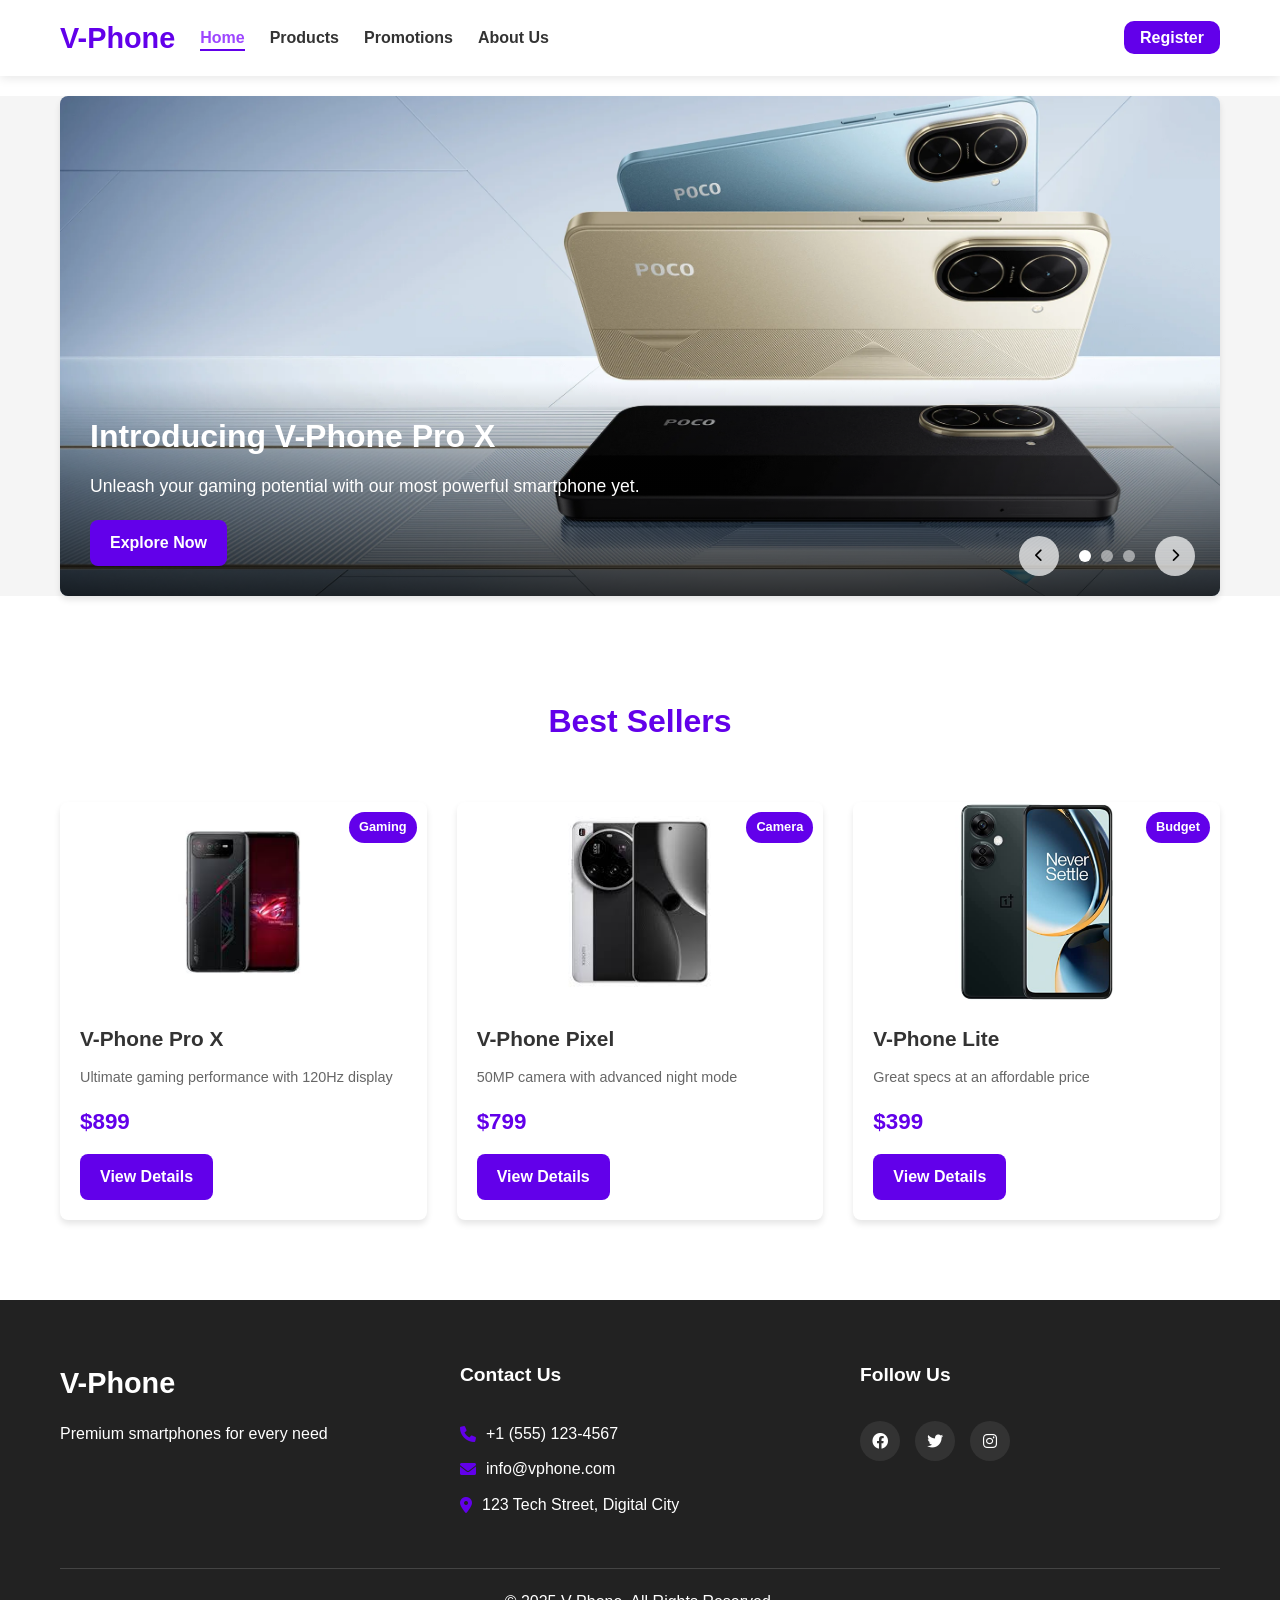
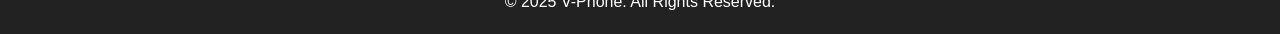
<file: index.html>
<!DOCTYPE html>
<html lang="en">
<head>
    <meta charset="UTF-8">
    <meta name="viewport" content="width=device-width, initial-scale=1.0">
    <title>V-Phone - Premium Smartphones</title>
    <link rel="stylesheet" href="/css/styles.css">
    <link rel="stylesheet" href="https://cdnjs.cloudflare.com/ajax/libs/font-awesome/6.0.0-beta3/css/all.min.css">
</head>
<body>
    <!-- navbar -->
    <header>
        <div class="container">
            <div class="logo">
                <h1><a href="index.html">V-Phone</a></h1>
            </div>
            <nav>
                <div class="hamburger">
                    <div class="line"></div>
                    <div class="line"></div>
                    <div class="line"></div>
                </div>
                <ul class="nav-links nav-left">
                    <li><a href="index.html" class="active">Home</a></li>
                    <li><a href="products.html">Products</a></li>
                    <li><a href="promotion.html">Promotions</a></li>
                    <li><a href="about.html">About Us</a></li>
                </ul>
                <ul class="nav-links nav-right">
                    <li><a href="register.html" class="btn-register">Register</a></li>
                </ul>
            </nav>
        </div>
    </header>
    <!-- contents -->
    <main>
        <!-- slider -->
        <section class="hero">
            <div class="container">
                <div class="slider-container">
                    <div class="slider">
                        <div class="slide active">
                            <img src="/images/slider1.jpg" alt="V-Phone Latest Model">
                            <div class="slide-content">
                                <h2>Introducing V-Phone Pro X</h2>
                                <p>Unleash your gaming potential with our most powerful smartphone yet.</p>
                                <a href="products.html" class="btn">Explore Now</a>
                            </div>
                        </div>
                        <div class="slide">
                            <img src="/images/slider2.jpg" alt="V-Phone Camera Features">
                            <div class="slide-content">
                                <h2>Capture Every Moment</h2>
                                <p>Professional-grade camera system in your pocket.</p>
                                <a href="products.html" class="btn">Learn More</a>
                            </div>
                        </div>
                        <div class="slide">
                            <img src="/images/slider3.jpg" alt="V-Phone Special Offer">
                            <div class="slide-content">
                                <h2>Summer Sale</h2>
                                <p>Get up to 30% off on selected models. Limited time offer!</p>
                                <a href="promotion.html" class="btn">View Offers</a>
                            </div>
                        </div>
                    </div>
                    <div class="slider-controls">
                        <button class="prev-btn"><i class="fas fa-chevron-left"></i></button>
                        <div class="dots">
                            <span class="dot active" data-index="0"></span>
                            <span class="dot" data-index="1"></span>
                            <span class="dot" data-index="2"></span>
                        </div>
                        <button class="next-btn"><i class="fas fa-chevron-right"></i></button>
                    </div>
                </div>
            </div>
        </section>
        <!-- featured products -->
        <section class="featured-products">
            <div class="container">
                <h2 class="section-title">Best Sellers</h2>
                <div class="product-grid">
                    <div class="product-card">
                        <div class="product-image">
                            <img src="/images/phone1.jpg" alt="V-Phone Pro X">
                            <div class="product-tag">Gaming</div>
                        </div>
                        <div class="product-info">
                            <h3>V-Phone Pro X</h3>
                            <p class="product-description">Ultimate gaming performance with 120Hz display</p>
                            <div class="product-price">$899</div>
                            <a href="products.html" class="btn">View Details</a>
                        </div>
                    </div>
                    <div class="product-card">
                        <div class="product-image">
                            <img src="/images/phone3.jpg" alt="V-Phone Pixel">
                            <div class="product-tag">Camera</div>
                        </div>
                        <div class="product-info">
                            <h3>V-Phone Pixel</h3>
                            <p class="product-description">50MP camera with advanced night mode</p>
                            <div class="product-price">$799</div>
                            <a href="products.html" class="btn">View Details</a>
                        </div>
                    </div>
                    <div class="product-card">
                        <div class="product-image">
                            <img src="/images/phone5.jpg" alt="V-Phone Lite">
                            <div class="product-tag">Budget</div>
                        </div>
                        <div class="product-info">
                            <h3>V-Phone Lite</h3>
                            <p class="product-description">Great specs at an affordable price</p>
                            <div class="product-price">$399</div>
                            <a href="products.html" class="btn">View Details</a>
                        </div>
                    </div>
                </div>
            </div>
        </section>
    </main>
    <!-- foot -->
    <footer>
        <div class="container">
            <div class="footer-content">
                <div class="footer-logo">
                    <h2>V-Phone</h2>
                    <p>Premium smartphones for every need</p>
                </div>
                <div class="footer-contact">
                    <h3>Contact Us</h3>
                    <p><i class="fas fa-phone"></i> +1 (555) 123-4567</p>
                    <p><i class="fas fa-envelope"></i> info@vphone.com</p>
                    <p><i class="fas fa-map-marker-alt"></i> 123 Tech Street, Digital City</p>
                </div>
                <div class="footer-social">
                    <h3>Follow Us</h3>
                    <div class="social-icons">
                        <a href="#"><i class="fab fa-facebook"></i></a>
                        <a href="#"><i class="fab fa-twitter"></i></a>
                        <a href="#"><i class="fab fa-instagram"></i></a>
                    </div>
                </div>
            </div>
            <div class="footer-bottom">
                <p>&copy; 2025 V-Phone. All Rights Reserved.</p>
            </div>
        </div>
    </footer>

    <script src="/js/script.js"></script>
</body>
</html>
</file>
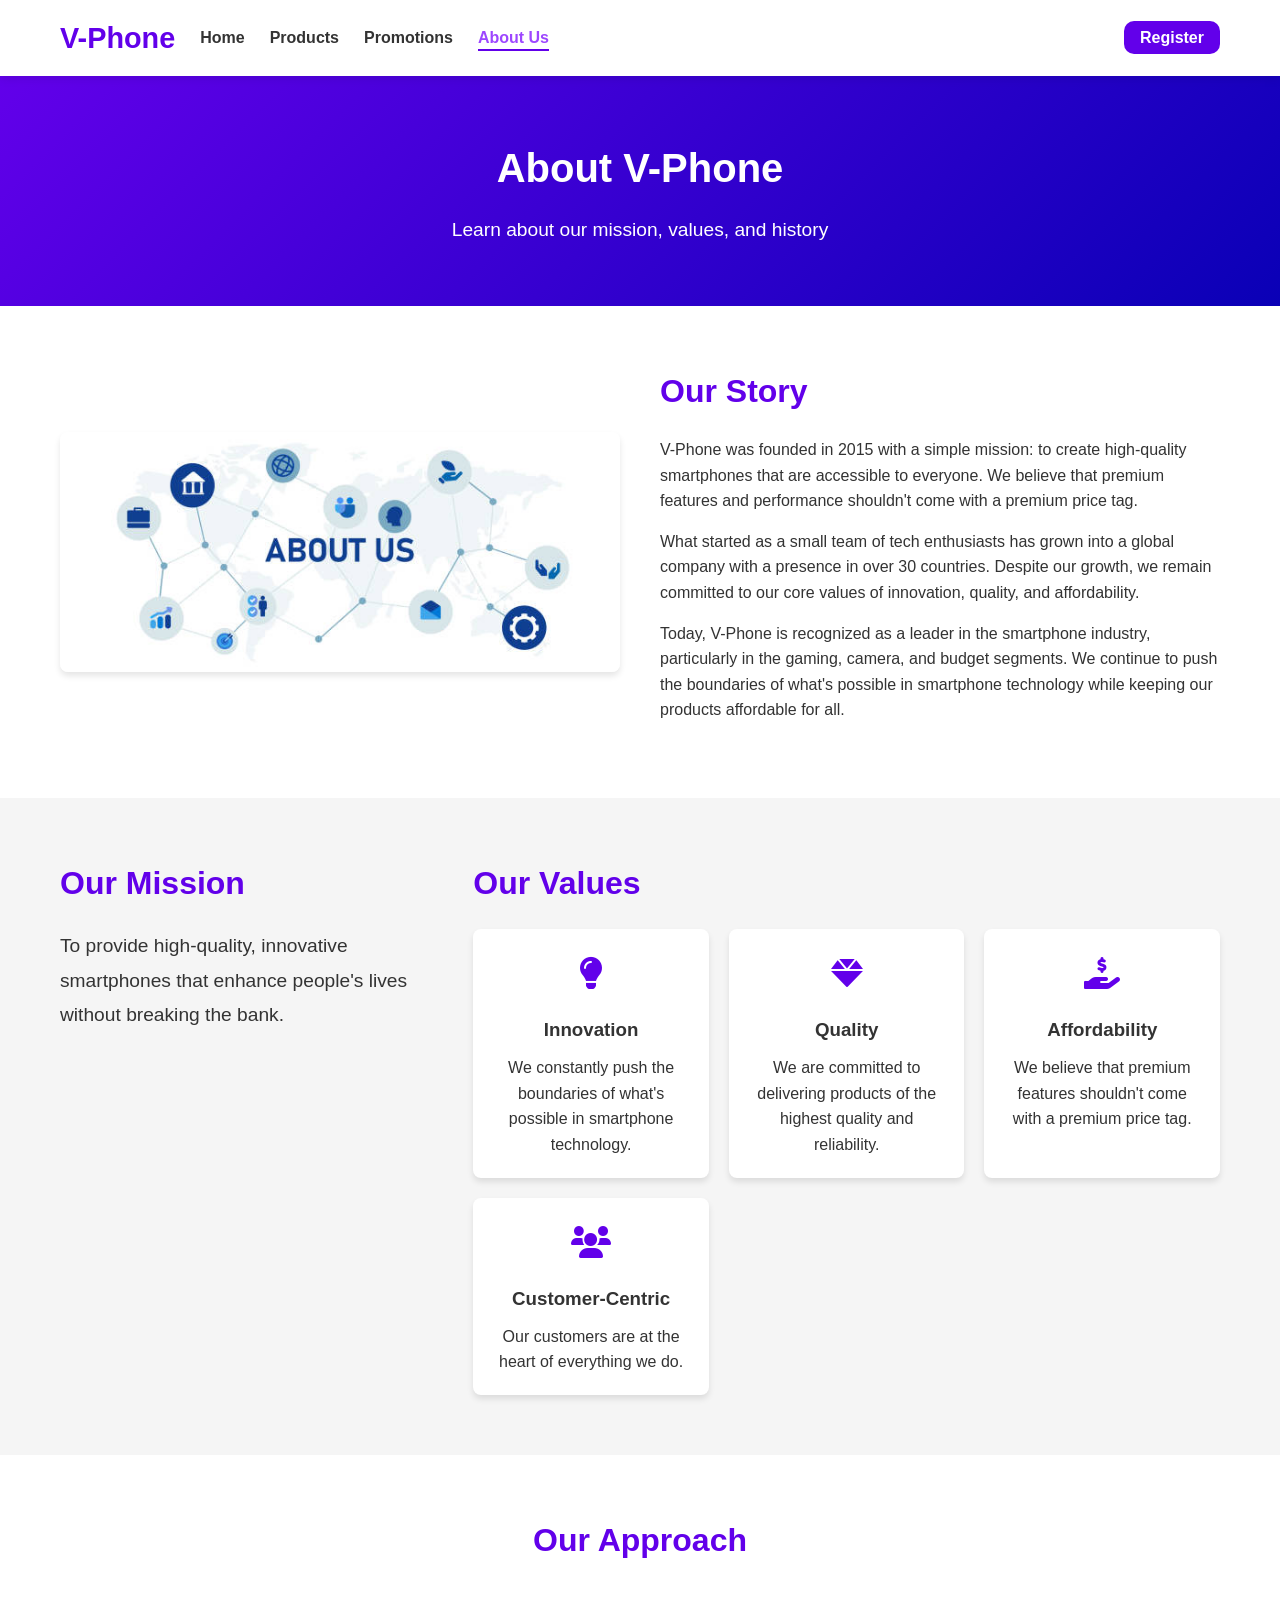
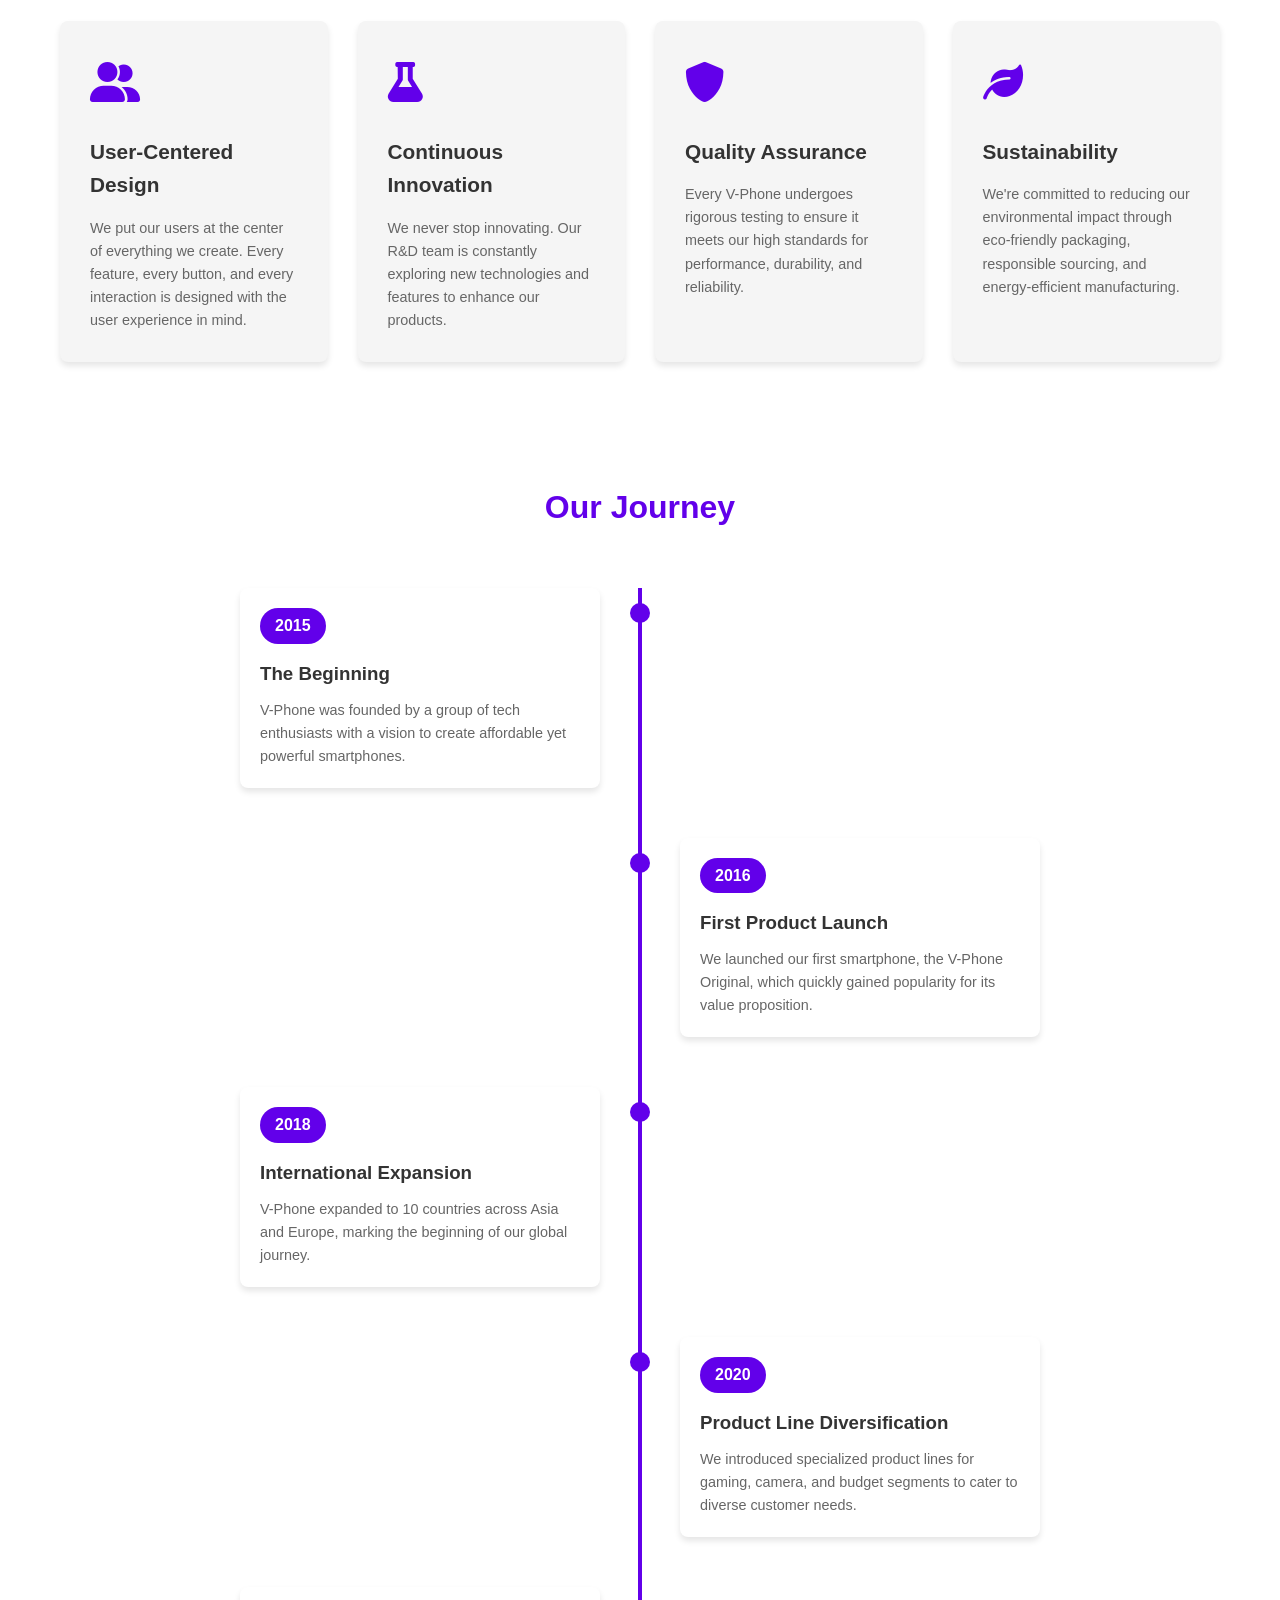
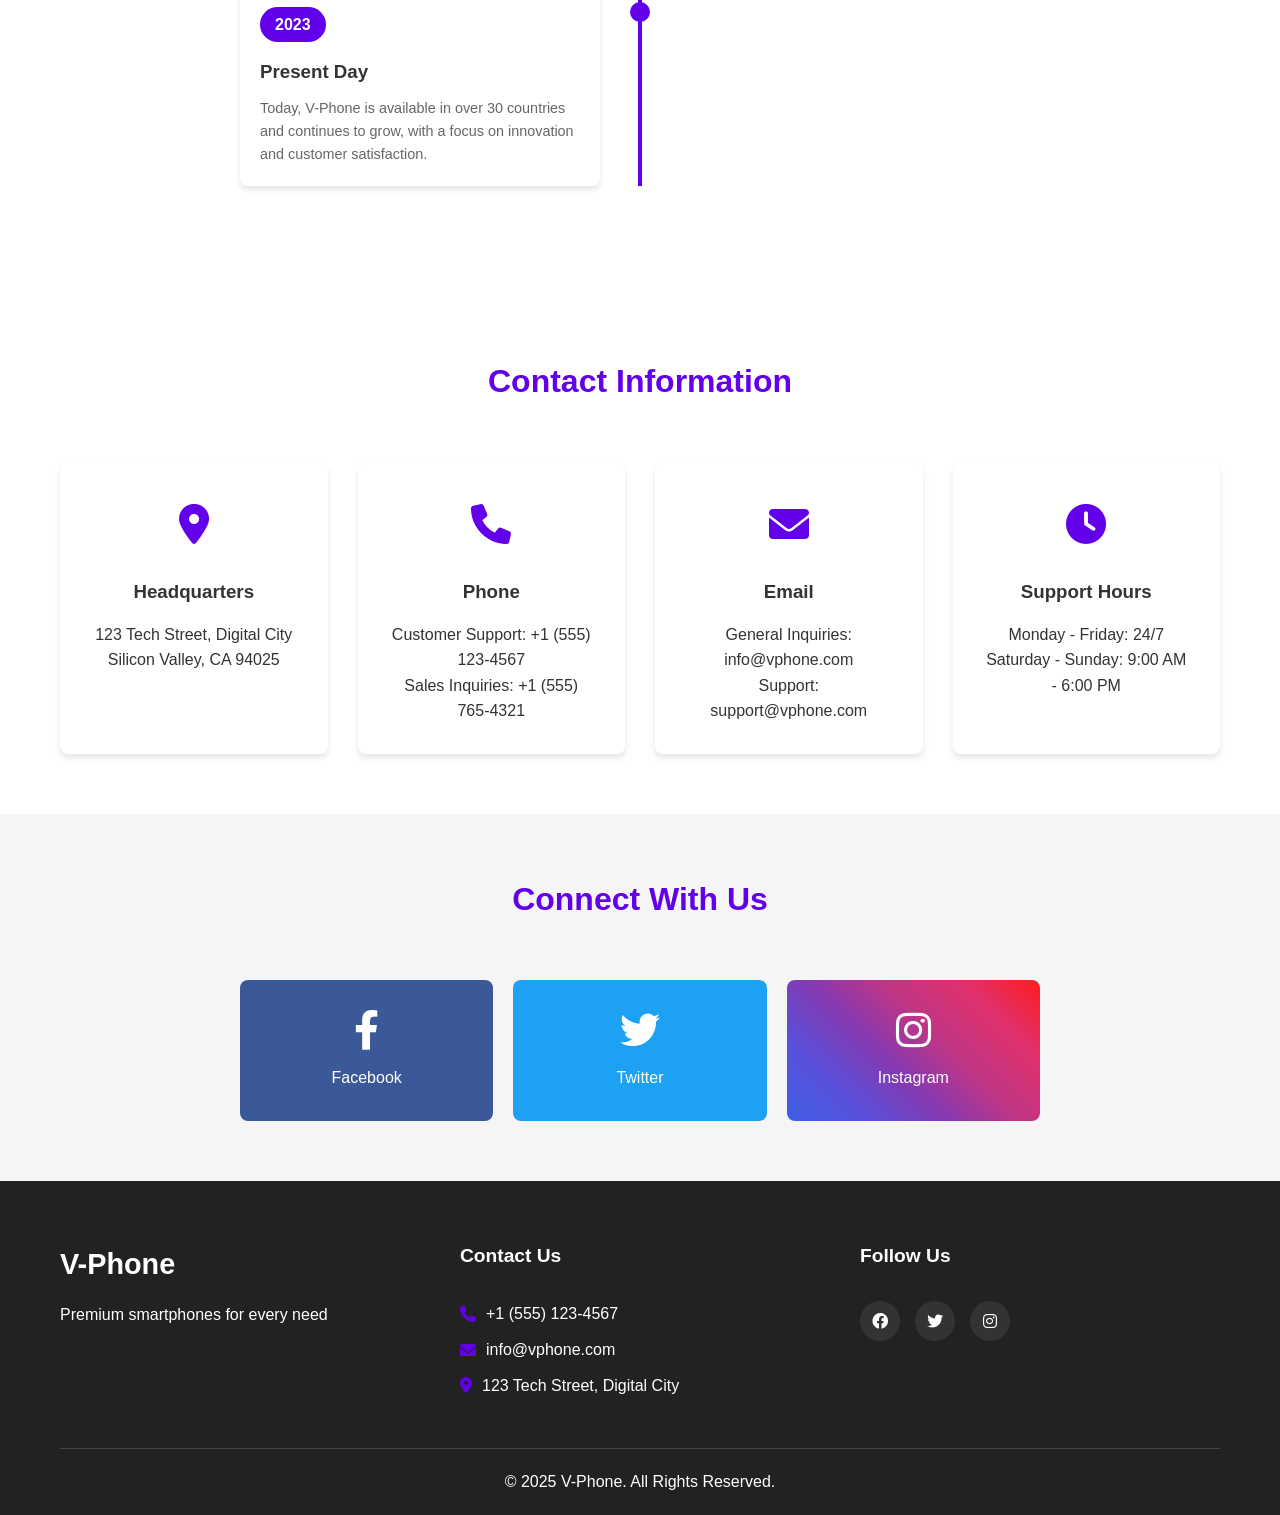
<file: html/about.html>
<!DOCTYPE html>
<html lang="en">
<head>
    <meta charset="UTF-8">
    <meta name="viewport" content="width=device-width, initial-scale=1.0">
    <title>About Us - V-Phone</title>
    <link rel="stylesheet" href="/css/styles.css">
    <link rel="stylesheet" href="https://cdnjs.cloudflare.com/ajax/libs/font-awesome/6.0.0-beta3/css/all.min.css">
</head>
<body>
    <!-- navbar -->
    <header>
        <div class="container">
            <div class="logo">
                <h1><a href="index.html">V-Phone</a></h1>
            </div>
            <nav>
                <div class="hamburger">
                    <div class="line"></div>
                    <div class="line"></div>
                    <div class="line"></div>
                </div>
                <ul class="nav-links nav-left">
                    <li><a href="index.html">Home</a></li>
                    <li><a href="products.html">Products</a></li>
                    <li><a href="promotion.html">Promotions</a></li>
                    <li><a href="about.html" class="active">About Us</a></li>
                </ul>
                <ul class="nav-links nav-right">
                    <li><a href="register.html" class="btn-register">Register</a></li>
                </ul>
            </nav>
        </div>
    </header>

    <!-- contents -->    
    <main>
        <section class="page-banner">
            <div class="container">
                <h1>About V-Phone</h1>
                <p>Learn about our mission, values, and history</p>
            </div>
        </section>

        <!-- about company -->
        <section class="about-intro">
            <div class="container">
                <div class="about-content">
                    <div class="about-image">
                        <img src="/images/about-company.jpg" alt="V-Phone Headquarters">
                    </div>
                    <div class="about-text">
                        <h2>Our Story</h2>
                        <p>V-Phone was founded in 2015 with a simple mission: to create high-quality smartphones that are accessible to everyone. We believe that premium features and performance shouldn't come with a premium price tag.</p>
                        <p>What started as a small team of tech enthusiasts has grown into a global company with a presence in over 30 countries. Despite our growth, we remain committed to our core values of innovation, quality, and affordability.</p>
                        <p>Today, V-Phone is recognized as a leader in the smartphone industry, particularly in the gaming, camera, and budget segments. We continue to push the boundaries of what's possible in smartphone technology while keeping our products affordable for all.</p>
                    </div>
                </div>
            </div>
        </section>

        <!-- mission and values -->
        <section class="mission-values">
            <div class="container">
                <div class="mission-content">
                    <div class="mission">
                        <h2>Our Mission</h2>
                        <p>To provide high-quality, innovative smartphones that enhance people's lives without breaking the bank.</p>
                    </div>
                    <div class="values">
                        <h2>Our Values</h2>
                        <div class="values-grid">
                            <div class="value-item">
                                <div class="value-icon">
                                    <i class="fas fa-lightbulb"></i>
                                </div>
                                <h3>Innovation</h3>
                                <p>We constantly push the boundaries of what's possible in smartphone technology.</p>
                            </div>
                            <div class="value-item">
                                <div class="value-icon">
                                    <i class="fas fa-gem"></i>
                                </div>
                                <h3>Quality</h3>
                                <p>We are committed to delivering products of the highest quality and reliability.</p>
                            </div>
                            <div class="value-item">
                                <div class="value-icon">
                                    <i class="fas fa-hand-holding-usd"></i>
                                </div>
                                <h3>Affordability</h3>
                                <p>We believe that premium features shouldn't come with a premium price tag.</p>
                            </div>
                            <div class="value-item">
                                <div class="value-icon">
                                    <i class="fas fa-users"></i>
                                </div>
                                <h3>Customer-Centric</h3>
                                <p>Our customers are at the heart of everything we do.</p>
                            </div>
                        </div>
                    </div>
                </div>
            </div>
        </section>

        <!-- approach -->
        <section class="our-approach">
            <div class="container">
                <h2 class="section-title">Our Approach</h2>
                <div class="approach-content">
                    <div class="approach-grid">
                        <div class="approach-item">
                            <div class="approach-icon">
                                <i class="fas fa-user-friends"></i>
                            </div>
                            <h3>User-Centered Design</h3>
                            <p>We put our users at the center of everything we create. Every feature, every button, and every interaction is designed with the user experience in mind.</p>
                        </div>
                        <div class="approach-item">
                            <div class="approach-icon">
                                <i class="fas fa-flask"></i>
                            </div>
                            <h3>Continuous Innovation</h3>
                            <p>We never stop innovating. Our R&D team is constantly exploring new technologies and features to enhance our products.</p>
                        </div>
                        <div class="approach-item">
                            <div class="approach-icon">
                                <i class="fas fa-shield-alt"></i>
                            </div>
                            <h3>Quality Assurance</h3>
                            <p>Every V-Phone undergoes rigorous testing to ensure it meets our high standards for performance, durability, and reliability.</p>
                        </div>
                        <div class="approach-item">
                            <div class="approach-icon">
                                <i class="fas fa-leaf"></i>
                            </div>
                            <h3>Sustainability</h3>
                            <p>We're committed to reducing our environmental impact through eco-friendly packaging, responsible sourcing, and energy-efficient manufacturing.</p>
                        </div>
                    </div>
                </div>
            </div>
        </section>

        <!-- timeline -->
        <section class="timeline">
            <div class="container">
                <h2 class="section-title">Our Journey</h2>
                <div class="timeline-container">
                    <div class="timeline-item">
                        <div class="timeline-dot"></div>
                        <div class="timeline-content">
                            <div class="timeline-date">2015</div>
                            <h3>The Beginning</h3>
                            <p>V-Phone was founded by a group of tech enthusiasts with a vision to create affordable yet powerful smartphones.</p>
                        </div>
                    </div>
                    <div class="timeline-item">
                        <div class="timeline-dot"></div>
                        <div class="timeline-content">
                            <div class="timeline-date">2016</div>
                            <h3>First Product Launch</h3>
                            <p>We launched our first smartphone, the V-Phone Original, which quickly gained popularity for its value proposition.</p>
                        </div>
                    </div>
                    <div class="timeline-item">
                        <div class="timeline-dot"></div>
                        <div class="timeline-content">
                            <div class="timeline-date">2018</div>
                            <h3>International Expansion</h3>
                            <p>V-Phone expanded to 10 countries across Asia and Europe, marking the beginning of our global journey.</p>
                        </div>
                    </div>
                    <div class="timeline-item">
                        <div class="timeline-dot"></div>
                        <div class="timeline-content">
                            <div class="timeline-date">2020</div>
                            <h3>Product Line Diversification</h3>
                            <p>We introduced specialized product lines for gaming, camera, and budget segments to cater to diverse customer needs.</p>
                        </div>
                    </div>
                    <div class="timeline-item">
                        <div class="timeline-dot"></div>
                        <div class="timeline-content">
                            <div class="timeline-date">2023</div>
                            <h3>Present Day</h3>
                            <p>Today, V-Phone is available in over 30 countries and continues to grow, with a focus on innovation and customer satisfaction.</p>
                        </div>
                    </div>
                </div>
            </div>
        </section>

        <!-- contacts -->
        <section class="contact-info">
            <div class="container">
                <h2 class="section-title">Contact Information</h2>
                <div class="contact-grid">
                    <div class="contact-card">
                        <div class="contact-icon">
                            <i class="fas fa-map-marker-alt"></i>
                        </div>
                        <h3>Headquarters</h3>
                        <p>123 Tech Street, Digital City</p>
                        <p>Silicon Valley, CA 94025</p>
                    </div>
                    <div class="contact-card">
                        <div class="contact-icon">
                            <i class="fas fa-phone"></i>
                        </div>
                        <h3>Phone</h3>
                        <p>Customer Support: +1 (555) 123-4567</p>
                        <p>Sales Inquiries: +1 (555) 765-4321</p>
                    </div>
                    <div class="contact-card">
                        <div class="contact-icon">
                            <i class="fas fa-envelope"></i>
                        </div>
                        <h3>Email</h3>
                        <p>General Inquiries: info@vphone.com</p>
                        <p>Support: support@vphone.com</p>
                    </div>
                    <div class="contact-card">
                        <div class="contact-icon">
                            <i class="fas fa-clock"></i>
                        </div>
                        <h3>Support Hours</h3>
                        <p>Monday - Friday: 24/7</p>
                        <p>Saturday - Sunday: 9:00 AM - 6:00 PM</p>
                    </div>
                </div>
            </div>
        </section>

        <!-- social media -->
        <section class="social-media">
            <div class="container">
                <h2 class="section-title">Connect With Us</h2>
                <div class="social-grid">
                    <a href="#" class="social-card facebook">
                        <i class="fab fa-facebook-f"></i>
                        <span>Facebook</span>
                    </a>
                    <a href="#" class="social-card twitter">
                        <i class="fab fa-twitter"></i>
                        <span>Twitter</span>
                    </a>
                    <a href="#" class="social-card instagram">
                        <i class="fab fa-instagram"></i>
                        <span>Instagram</span>
                    </a>
                </div>
            </div>
        </section>
    </main>

    <!-- foot -->
    <footer>
        <div class="container">
            <div class="footer-content">
                <div class="footer-logo">
                    <h2>V-Phone</h2>
                    <p>Premium smartphones for every need</p>
                </div>
                <div class="footer-contact">
                    <h3>Contact Us</h3>
                    <p><i class="fas fa-phone"></i> +1 (555) 123-4567</p>
                    <p><i class="fas fa-envelope"></i> info@vphone.com</p>
                    <p><i class="fas fa-map-marker-alt"></i> 123 Tech Street, Digital City</p>
                </div>
                <div class="footer-social">
                    <h3>Follow Us</h3>  
                    <div class="social-icons">
                        <a href="#"><i class="fab fa-facebook"></i></a>
                        <a href="#"><i class="fab fa-twitter"></i></a>
                        <a href="#"><i class="fab fa-instagram"></i></a>
                    </div>
                </div>
            </div>
            <div class="footer-bottom">
                <p>&copy; 2025 V-Phone. All Rights Reserved.</p>
            </div>
        </div>
    </footer>

    <script src="/js/script.js"></script>
</body>
</html>
</file>
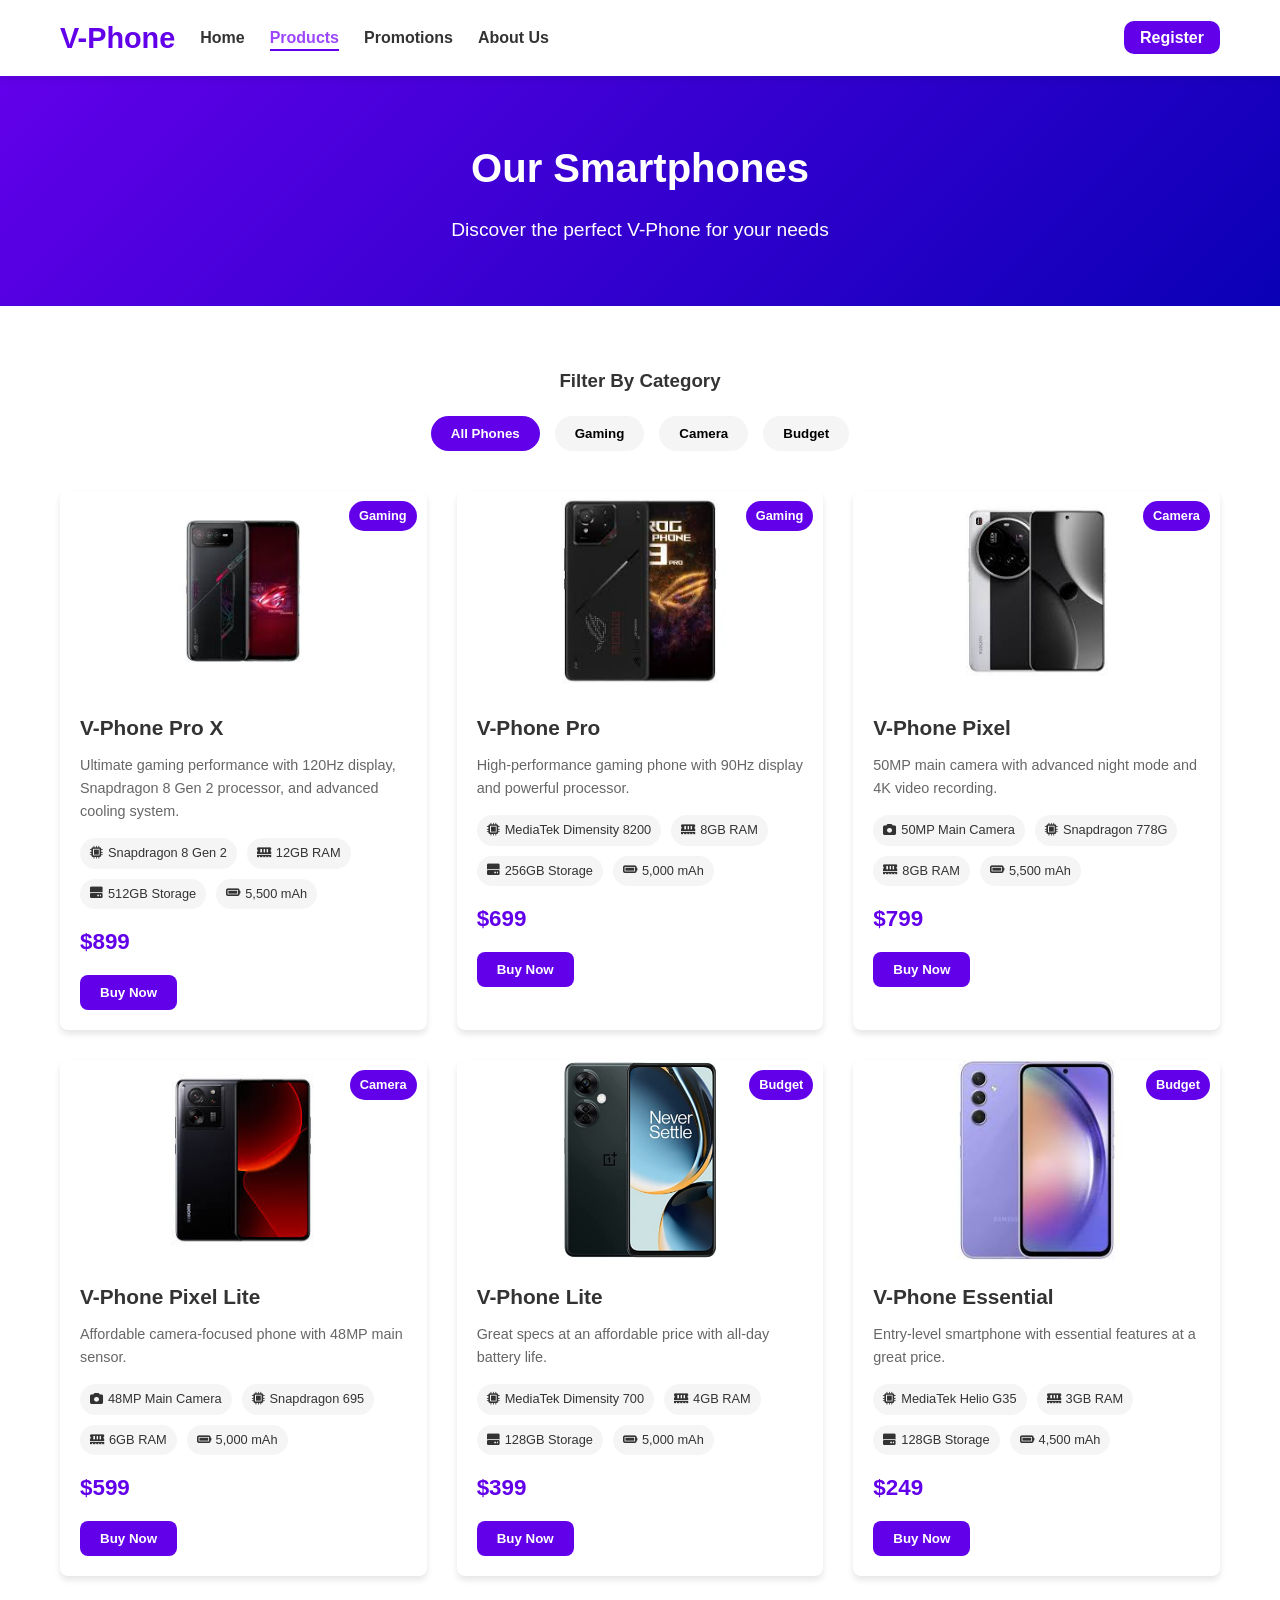
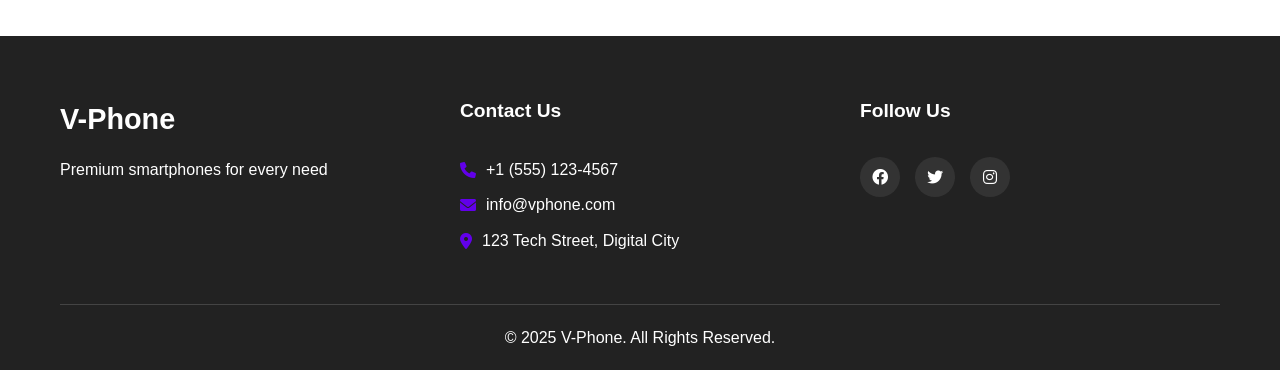
<file: html/products.html>
<!DOCTYPE html>
<html lang="en">
<head>
    <meta charset="UTF-8">
    <meta name="viewport" content="width=device-width, initial-scale=1.0">
    <title>Products - V-Phone</title>
    <link rel="stylesheet" href="/css/styles.css">
    <link rel="stylesheet" href="https://cdnjs.cloudflare.com/ajax/libs/font-awesome/6.0.0-beta3/css/all.min.css">
</head>
<body>
    <!-- navbar -->
    <header>
        <div class="container">
            <div class="logo">
                <h1><a href="index.html">V-Phone</a></h1>
            </div>
            <nav>
                <div class="hamburger">
                    <div class="line"></div>
                    <div class="line"></div>
                    <div class="line"></div>
                </div>
                <ul class="nav-links nav-left">
                    <li><a href="index.html">Home</a></li>
                    <li><a href="products.html" class="active">Products</a></li>
                    <li><a href="promotion.html">Promotions</a></li>
                    <li><a href="about.html">About Us</a></li>
                </ul>
                <ul class="nav-links nav-right">
                    <li><a href="register.html" class="btn-register">Register</a></li>
                </ul>
            </nav>
        </div>
    </header>
    <!-- contents -->
    <main>
        <section class="page-banner">
            <div class="container">
                <h1>Our Smartphones</h1>
                <p>Discover the perfect V-Phone for your needs</p>
            </div>
        </section>
        <!-- filter -->
        <section class="products-section">
            <div class="container">
                <div class="filter-container">
                    <h3>Filter By Category</h3>
                    <div class="filter-options">
                        <button class="filter-btn active" data-filter="all">All Phones</button>
                        <button class="filter-btn" data-filter="gaming">Gaming</button>
                        <button class="filter-btn" data-filter="camera">Camera</button>
                        <button class="filter-btn" data-filter="budget">Budget</button>
                    </div>
                </div>

                <div class="product-grid">
                    <!-- gaming phones -->
                    <div class="product-card" data-category="gaming">
                        <div class="product-image">
                            <img src="/images/phone1.jpg" alt="V-Phone Pro X">
                            <div class="product-tag">Gaming</div>
                        </div>
                        <div class="product-info">
                            <h3>V-Phone Pro X</h3>
                            <p class="product-description">Ultimate gaming performance with 120Hz display, Snapdragon 8 Gen 2 processor, and advanced cooling system.</p>
                            <div class="product-specs">
                                <span><i class="fas fas fa-microchip"></i> Snapdragon 8 Gen 2</span>
                                <span><i class="fas fa-memory"></i> 12GB RAM</span>
                                <span><i class="fas fa-hdd"></i> 512GB Storage</span>
                                <span><i class="fas fa-battery-full"></i>5,500 mAh</span>
                            </div>
                            <div class="product-price">$899</div>
                            <button class="btn buy-btn">Buy Now</button>
                        </div>
                    </div>

                    <div class="product-card" data-category="gaming">
                        <div class="product-image">
                            <img src="/images/phone2.jpg" alt="V-Phone Pro">
                            <div class="product-tag">Gaming</div>
                        </div>
                        <div class="product-info">
                            <h3>V-Phone Pro</h3>
                            <p class="product-description">High-performance gaming phone with 90Hz display and powerful processor.</p>
                            <div class="product-specs">
                                <span><i class="fas fa-microchip"></i> MediaTek Dimensity 8200</span>
                                <span><i class="fas fa-memory"></i> 8GB RAM</span>
                                <span><i class="fas fa-hdd"></i> 256GB Storage</span>
                                <span><i class="fas fa-battery-full"></i>5,000 mAh</span>
                            </div>
                            <div class="product-price">$699</div>
                            <button class="btn buy-btn">Buy Now</button>
                        </div>
                    </div>

                    <!-- camera phones -->
                    <div class="product-card" data-category="camera">
                        <div class="product-image">
                            <img src="/images/phone3.jpg" alt="V-Phone Pixel">
                            <div class="product-tag">Camera</div>
                        </div>
                        <div class="product-info">
                            <h3>V-Phone Pixel</h3>
                            <p class="product-description">50MP main camera with advanced night mode and 4K video recording.</p>
                            <div class="product-specs">
                                <span><i class="fas fa-camera"></i> 50MP Main Camera</span>
                                <span><i class="fas fa-microchip"></i> Snapdragon 778G</span>
                                <span><i class="fas fa-memory"></i> 8GB RAM</span>
                                <span><i class="fas fa-battery-full"></i>5,500 mAh</span>
                            </div>
                            <div class="product-price">$799</div>
                            <button class="btn buy-btn">Buy Now</button>
                        </div>
                    </div>

                    <div class="product-card" data-category="camera">
                        <div class="product-image">
                            <img src="/images/phone4.jpg" alt="V-Phone Pixel Lite">
                            <div class="product-tag">Camera</div>
                        </div>
                        <div class="product-info">
                            <h3>V-Phone Pixel Lite</h3>
                            <p class="product-description">Affordable camera-focused phone with 48MP main sensor.</p>
                            <div class="product-specs">
                                <span><i class="fas fa-camera"></i> 48MP Main Camera</span>
                                <span><i class="fas fa-microchip"></i> Snapdragon 695</span>
                                <span><i class="fas fa-memory"></i> 6GB RAM</span>
                                <span><i class="fas fa-battery-full"></i>5,000 mAh</span>
                            </div>
                            <div class="product-price">$599</div>
                            <button class="btn buy-btn">Buy Now</button>
                        </div>
                    </div>

                    <!-- budget phones -->
                    <div class="product-card" data-category="budget">
                        <div class="product-image">
                            <img src="/images/phone5.jpg" alt="V-Phone Lite">
                            <div class="product-tag">Budget</div>
                        </div>
                        <div class="product-info">
                            <h3>V-Phone Lite</h3>
                            <p class="product-description">Great specs at an affordable price with all-day battery life.</p>
                            <div class="product-specs">
                                <span><i class="fas fa-microchip"></i> MediaTek Dimensity 700</span>
                                <span><i class="fas fa-memory"></i> 4GB RAM</span>
                                <span><i class="fas fa-hdd"></i> 128GB Storage</span>
                                <span><i class="fas fa-battery-full"></i>5,000 mAh</span>
                            </div>
                            <div class="product-price">$399</div>
                            <button class="btn buy-btn">Buy Now</button>
                        </div>
                    </div>

                    <div class="product-card" data-category="budget">
                        <div class="product-image">
                            <img src="/images/phone6.jpg" alt="V-Phone Essential">
                            <div class="product-tag">Budget</div>
                        </div>
                        <div class="product-info">
                            <h3>V-Phone Essential</h3>
                            <p class="product-description">Entry-level smartphone with essential features at a great price.</p>
                            <div class="product-specs">
                                <span><i class="fas fa-microchip"></i> MediaTek Helio G35</span>
                                <span><i class="fas fa-memory"></i> 3GB RAM</span>
                                <span><i class="fas fa-hdd"></i> 128GB Storage</span>
                                <span><i class="fas fa-battery-full"></i>4,500 mAh</span>
                            </div>
                            <div class="product-price">$249</div>
                            <button class="btn buy-btn">Buy Now</button>
                        </div>
                    </div>
                </div>
            </div>
        </section>
    </main>
    
    <!-- foot -->
    <footer>
        <div class="container">
            <div class="footer-content">
                <div class="footer-logo">
                    <h2>V-Phone</h2>
                    <p>Premium smartphones for every need</p>
                </div>
                <div class="footer-contact">
                    <h3>Contact Us</h3>
                    <p><i class="fas fa-phone"></i> +1 (555) 123-4567</p>
                    <p><i class="fas fa-envelope"></i> info@vphone.com</p>
                    <p><i class="fas fa-map-marker-alt"></i> 123 Tech Street, Digital City</p>
                </div>
                <div class="footer-social">
                    <h3>Follow Us</h3>
                    <div class="social-icons">
                        <a href="#"><i class="fab fa-facebook"></i></a>
                        <a href="#"><i class="fab fa-twitter"></i></a>
                        <a href="#"><i class="fab fa-instagram"></i></a>
                    </div>
                </div>
            </div>
            <div class="footer-bottom">
                <p>&copy; 2025 V-Phone. All Rights Reserved.</p>
            </div>
        </div>
    </footer>

    <script src="/js/script.js"></script>
</body>
</html>
</file>
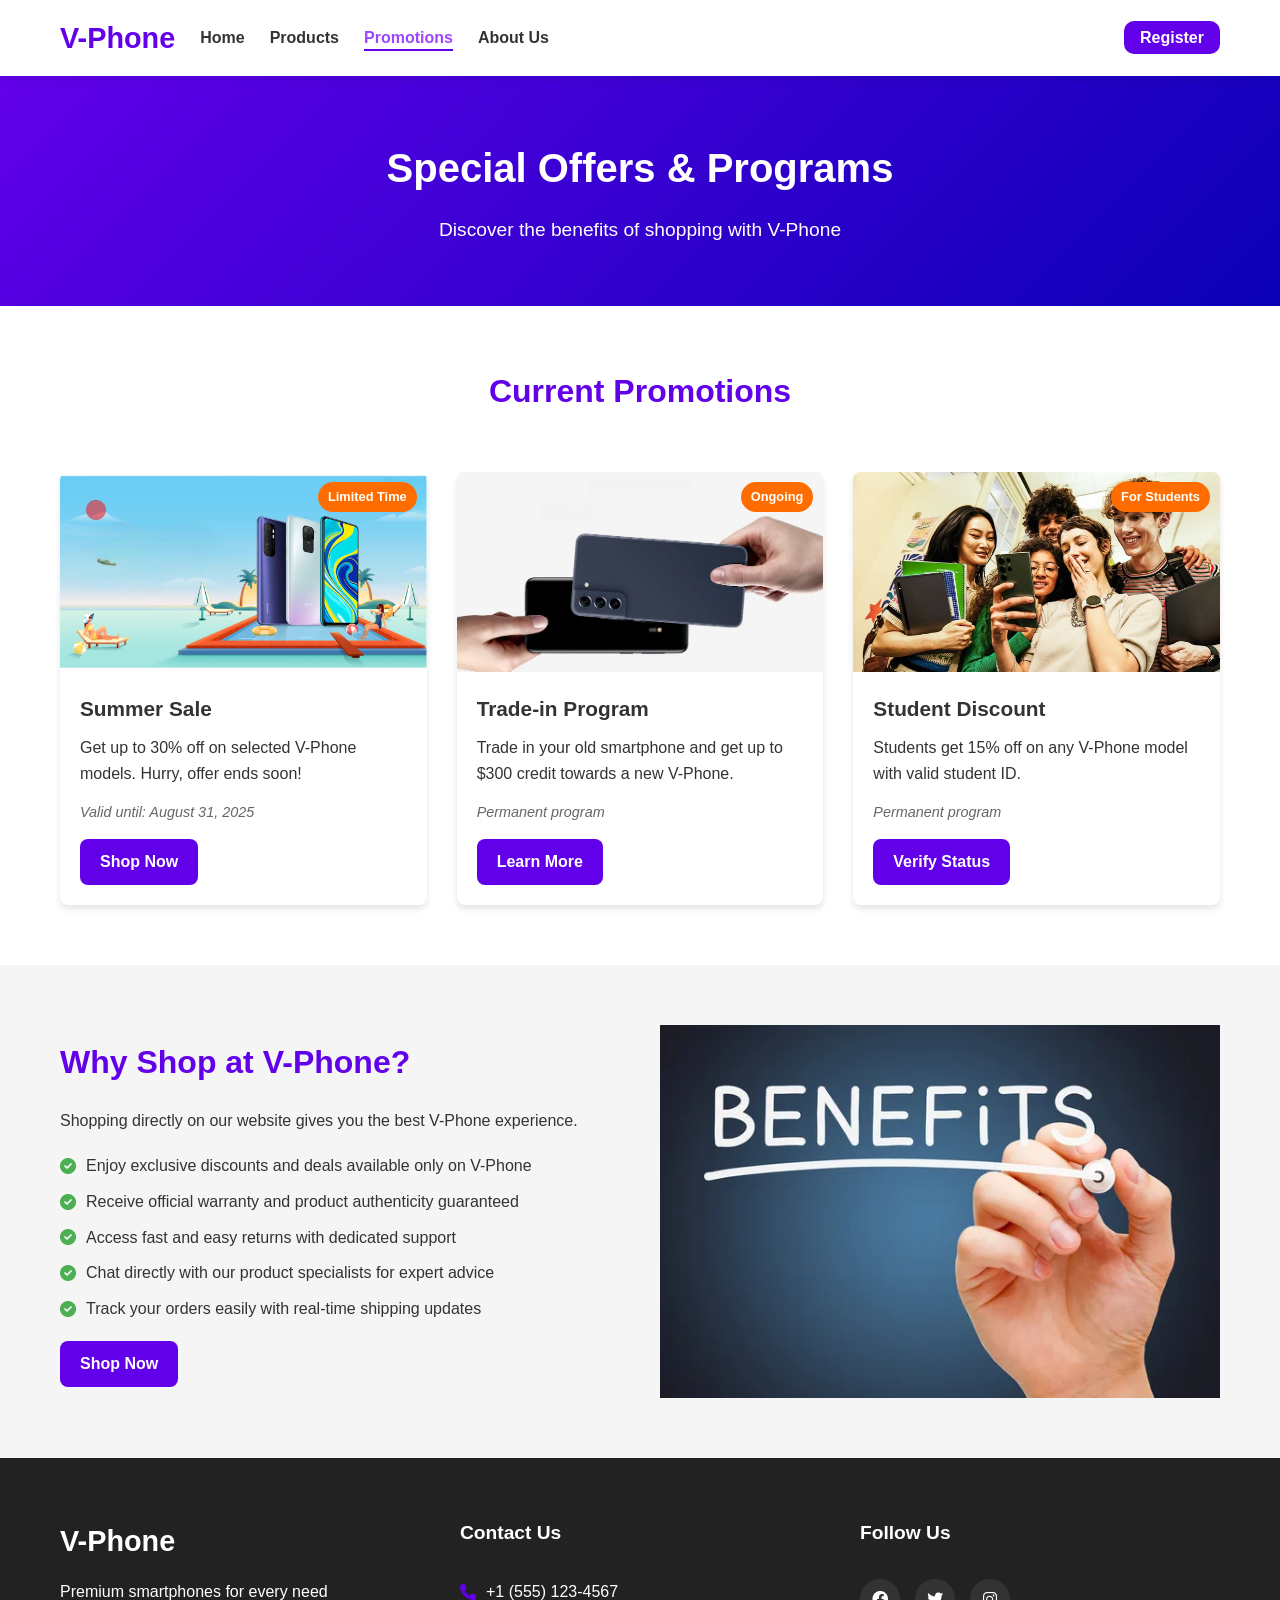
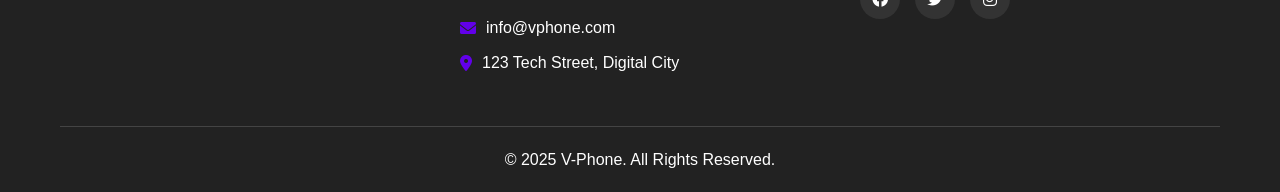
<file: html/promotion.html>
<!DOCTYPE html>
<html lang="en">
<head>
    <meta charset="UTF-8">
    <meta name="viewport" content="width=device-width, initial-scale=1.0">
    <title>Promotions - V-Phone</title>
    <link rel="stylesheet" href="/css/styles.css">
    <link rel="stylesheet" href="https://cdnjs.cloudflare.com/ajax/libs/font-awesome/6.0.0-beta3/css/all.min.css">
</head>
<body>
    <!-- navbar -->
    <header>
        <div class="container">
            <div class="logo">
                <h1><a href="index.html">V-Phone</a></h1>
            </div>
            <nav>
                <div class="hamburger">
                    <div class="line"></div>
                    <div class="line"></div>
                    <div class="line"></div>
                </div>
                <ul class="nav-links nav-left">
                    <li><a href="index.html">Home</a></li>
                    <li><a href="products.html">Products</a></li>
                    <li><a href="promotion.html" class="active">Promotions</a></li>
                    <li><a href="about.html">About Us</a></li>
                </ul>
                <ul class="nav-links nav-right">
                    <li><a href="register.html" class="btn-register">Register</a></li>
                </ul>
            </nav>
        </div>
    </header>

    <!-- contents -->
    <main>
        <section class="page-banner">
            <div class="container">
                <h1>Special Offers & Programs</h1>
                <p>Discover the benefits of shopping with V-Phone</p>
            </div>
        </section>

        <section class="current-promotions">
            <div class="container">
                <h2 class="section-title">Current Promotions</h2>
                <div class="promo-cards">
                    <!-- card 1 -->
                    <div class="promo-card">
                        <div class="promo-image">
                            <img src="/images/promo1.jpg" alt="Summer Sale">
                            <div class="promo-tag">Limited Time</div>
                        </div>
                        <div class="promo-content">
                            <h3>Summer Sale</h3>
                            <p>Get up to 30% off on selected V-Phone models. Hurry, offer ends soon!</p>
                            <p class="promo-dates">Valid until: August 31, 2025</p>
                            <a href="products.html" class="btn">Shop Now</a>
                        </div>
                    </div>
                    <!-- card 2 -->
                    <div class="promo-card">
                        <div class="promo-image">
                            <img src="/images/promo2.jpg" alt="Trade-in Program">
                            <div class="promo-tag">Ongoing</div>
                        </div>
                        <div class="promo-content">
                            <h3>Trade-in Program</h3>
                            <p>Trade in your old smartphone and get up to $300 credit towards a new V-Phone.</p>
                            <p class="promo-dates">Permanent program</p>
                            <a href="#" class="btn">Learn More</a>
                        </div>
                    </div>
                    <!-- card 3 -->
                    <div class="promo-card">
                        <div class="promo-image">
                            <img src="/images/promo3.jpg" alt="Student Discount">
                            <div class="promo-tag">For Students</div>
                        </div>
                        <div class="promo-content">
                            <h3>Student Discount</h3>
                            <p>Students get 15% off on any V-Phone model with valid student ID.</p>
                            <p class="promo-dates">Permanent program</p>
                            <a href="#" class="btn">Verify Status</a>
                        </div>
                    </div>
                </div>
            </div>
        </section>

        <!-- benefit -->
        <section class="shop-benefits"> 
            <div class="container">
                <div class="benefit-content">
                    <div class="benefit-info">
                        <h2>Why Shop at V-Phone?</h2>
                        <p>Shopping directly on our website gives you the best V-Phone experience.</p>
                        <ul class="benefits-list">
                            <li><i class="fas fa-check-circle"></i> Enjoy exclusive discounts and deals available only on V-Phone</li>
                            <li><i class="fas fa-check-circle"></i> Receive official warranty and product authenticity guaranteed</li>
                            <li><i class="fas fa-check-circle"></i> Access fast and easy returns with dedicated support</li>
                            <li><i class="fas fa-check-circle"></i> Chat directly with our product specialists for expert advice</li>
                            <li><i class="fas fa-check-circle"></i> Track your orders easily with real-time shipping updates</li>
                        </ul>
                        <a href="products.html" class="btn">Shop Now</a>
                    </div>
                    <div class="benefits">
                        <img src="/images/loyalty.jpg" alt="V-Phone Loyalty Program">
                    </div>
                </div>
            </div>
        </section>
    </main>

    <!-- foot -->
    <footer>
        <div class="container">
            <div class="footer-content">
                <div class="footer-logo">
                    <h2>V-Phone</h2>
                    <p>Premium smartphones for every need</p>
                </div>
                <div class="footer-contact">
                    <h3>Contact Us</h3>
                    <p><i class="fas fa-phone"></i> +1 (555) 123-4567</p>
                    <p><i class="fas fa-envelope"></i> info@vphone.com</p>
                    <p><i class="fas fa-map-marker-alt"></i> 123 Tech Street, Digital City</p>
                </div>
                <div class="footer-social">
                    <h3>Follow Us</h3>
                    <div class="social-icons">
                        <a href="#"><i class="fab fa-facebook"></i></a>
                        <a href="#"><i class="fab fa-twitter"></i></a>
                        <a href="#"><i class="fab fa-instagram"></i></a>
                    </div>
                </div>
            </div>
            <div class="footer-bottom">
                <p>&copy; 2025 V-Phone. All Rights Reserved.</p>
            </div>
        </div>
    </footer>

    <script src="/js/script.js"></script>
</body>
</html>
</file>
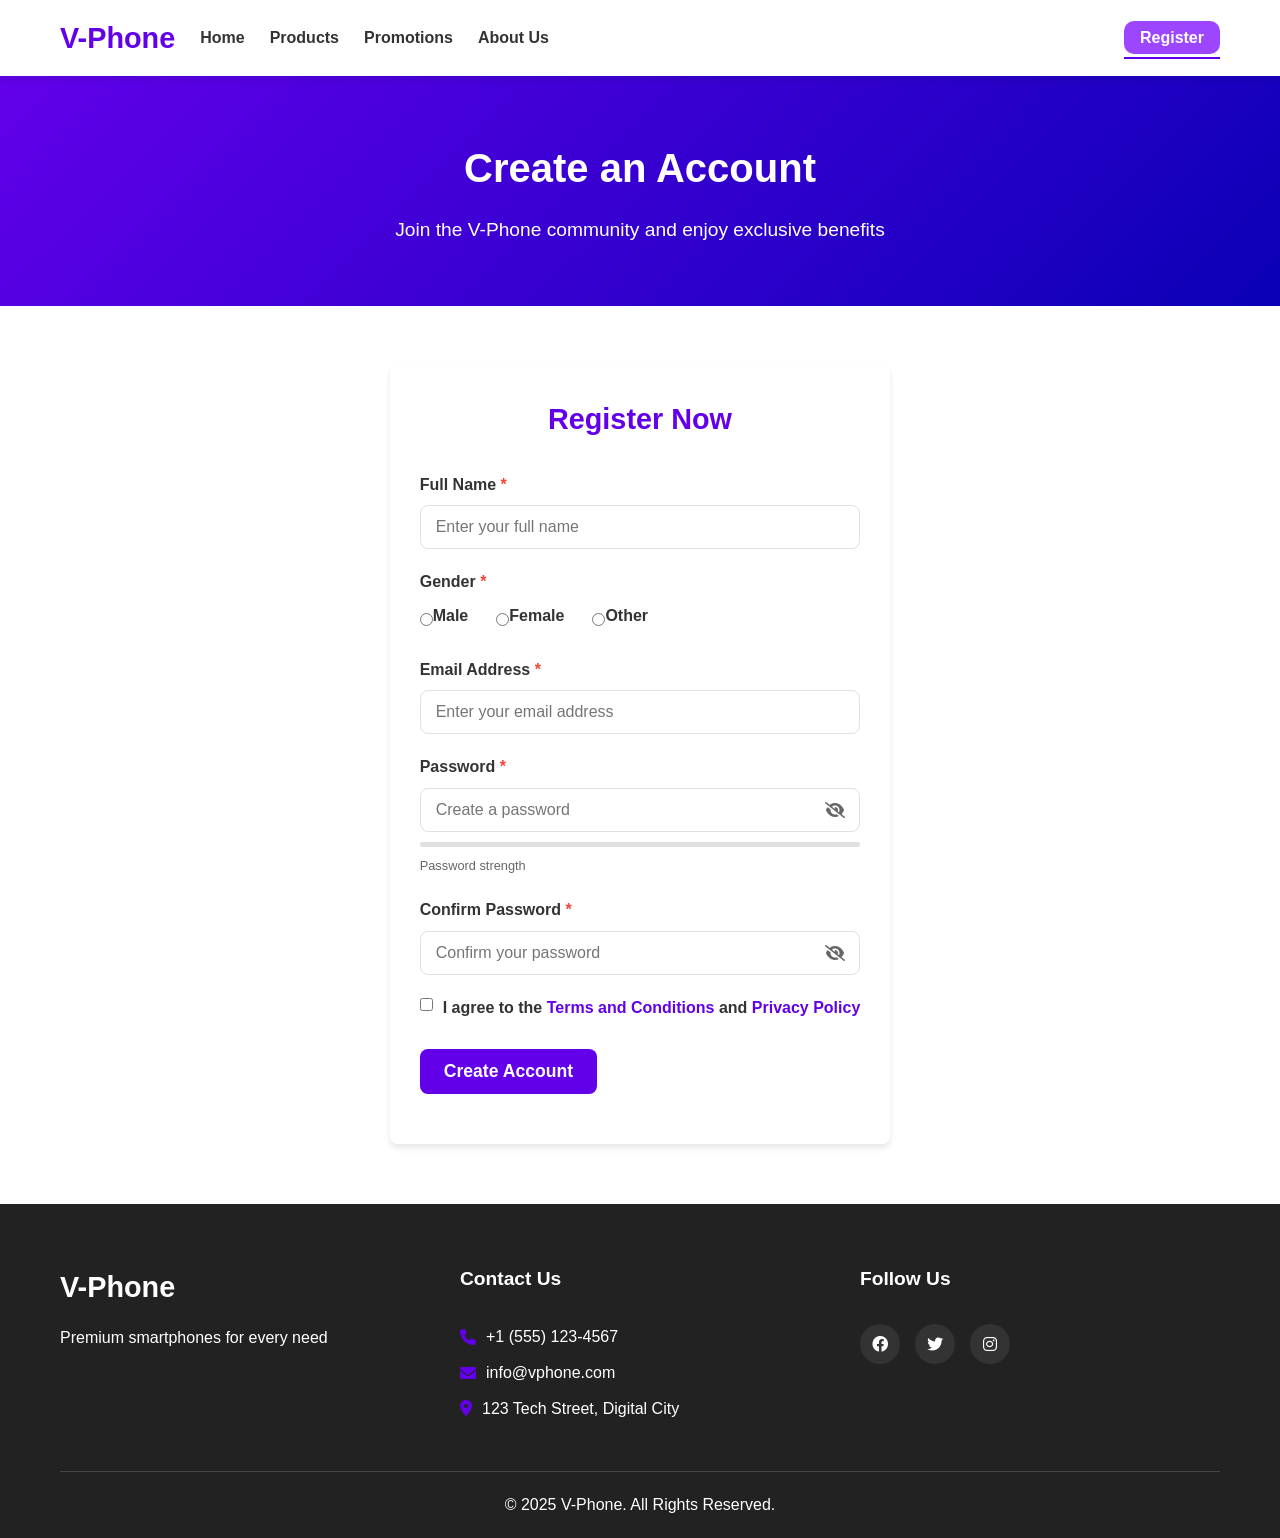
<file: html/register.html>
<!DOCTYPE html>
<html lang="en">
<head>
    <meta charset="UTF-8">
    <meta name="viewport" content="width=device-width, initial-scale=1.0">
    <title>Register - V-Phone</title>
    <link rel="stylesheet" href="/css/styles.css">
    <link rel="stylesheet" href="https://cdnjs.cloudflare.com/ajax/libs/font-awesome/6.0.0-beta3/css/all.min.css">
</head>
<body>
    <!-- navbar -->
    <header>
        <div class="container">
            <div class="logo">
                <h1><a href="index.html">V-Phone</a></h1>
            </div>
            <nav>
                <div class="hamburger">
                    <div class="line"></div>
                    <div class="line"></div>
                    <div class="line"></div>
                </div>
                <ul class="nav-links nav-left">
                    <li><a href="index.html">Home</a></li>
                    <li><a href="products.html">Products</a></li>
                    <li><a href="promotion.html">Promotions</a></li>
                    <li><a href="about.html">About Us</a></li>
                </ul>
                <ul class="nav-links nav-right">
                    <li><a href="register.html" class="btn-register active">Register</a></li>
                </ul>
            </nav>
        </div>
    </header>

    <!-- contents -->
    <main>
        <section class="page-banner">
            <div class="container">
                <h1>Create an Account</h1>
                <p>Join the V-Phone community and enjoy exclusive benefits</p>
            </div>
        </section>

        <section class="register-section">
            <div class="container">
                <div class="register-container">
                    <div class="register-form-container">
                        <h2>Register Now</h2>
                        <form id="registerForm" class="register-form">
                            <!-- name -->
                            <div class="form-group">
                                <label for="fullName">Full Name <span class="required" >*</span></label>
                                <input type="text" id="fullName" name="fullName" placeholder="Enter your full name">
                                <span class="error-message" id="fullNameError"></span>
                            </div>
                            
                            <!-- gender -->
                            <div class="form-group">
                                <label>Gender <span class="required">*</span></label>
                                <div class="radio-group">
                                    <div class="radio-option">
                                        <input type="radio" id="male" name="gender" value="male">
                                        <label for="male">Male</label>
                                    </div>
                                    <div class="radio-option">
                                        <input type="radio" id="female" name="gender" value="female">
                                        <label for="female">Female</label>
                                    </div>
                                    <div class="radio-option">
                                        <input type="radio" id="other" name="gender" value="other">
                                        <label for="other">Other</label>
                                    </div>
                                </div>
                                <span class="error-message" id="genderError"></span>
                            </div>
                            
                            <!-- email -->
                            <div class="form-group">
                                <label for="email">Email Address <span class="required">*</span></label>
                                <input type="text" id="email" name="email" placeholder="Enter your email address">
                                <span class="error-message" id="emailError"></span>
                            </div>
                            
                            <!-- password -->
                            <div class="form-group">
                                <label for="password">Password <span class="required">*</span></label>
                                <div class="password-input">
                                    <input type="password" id="password" name="password" placeholder="Create a password">
                                    <i class="fas fa-eye-slash toggle-password" data-target="password"></i>
                                </div>
                                <div class="password-strength">
                                    <div class="strength-meter">
                                        <div class="strength-bar" id="strengthBar"></div>
                                    </div>
                                    <span class="strength-text" id="strengthText">Password strength</span>
                                </div>
                                <span class="error-message" id="passwordError"></span>
                            </div>
                            
                            <!-- confirm password -->
                            <div class="form-group">
                                <label for="confirmPassword">Confirm Password <span class="required">*</span></label>
                                <div class="password-input">
                                    <input type="password" id="confirmPassword" name="confirmPassword" placeholder="Confirm your password">
                                    <i class="fas fa-eye-slash toggle-password" data-target="confirmPassword"></i>
                                </div>
                                <span class="error-message" id="confirmPasswordError"></span>
                            </div>
                            
                            <!-- terms n conditions -->
                            <div class="form-group checkbox-group">
                                <input type="checkbox" id="terms" name="terms">
                                <label for="terms">I agree to the <a href="#">Terms and Conditions</a> and <a href="#">Privacy Policy</a></label>
                                <span class="error-message" id="termsError"></span>
                            </div>
                            
                            <div class="form-group">
                                <button type="submit" class="btn btn-large">Create Account</button>
                            </div>
                        </form>
                    </div>
                </div>
            </div>
        </section>
    </main>

    <!-- foot -->
    <footer>
        <div class="container">
            <div class="footer-content">
                <div class="footer-logo">
                    <h2>V-Phone</h2>
                    <p>Premium smartphones for every need</p>
                </div>
                <div class="footer-contact">
                    <h3>Contact Us</h3>
                    <p><i class="fas fa-phone"></i> +1 (555) 123-4567</p>
                    <p><i class="fas fa-envelope"></i> info@vphone.com</p>
                    <p><i class="fas fa-map-marker-alt"></i> 123 Tech Street, Digital City</p>
                </div>
                <div class="footer-social">
                    <h3>Follow Us</h3>
                    <div class="social-icons">
                        <a href="#"><i class="fab fa-facebook"></i></a>
                        <a href="#"><i class="fab fa-twitter"></i></a>
                        <a href="#"><i class="fab fa-instagram"></i></a>
                    </div>
                </div>
            </div>
            <div class="footer-bottom">
                <p>&copy; 2025 V-Phone. All Rights Reserved.</p>
            </div>
        </div>
    </footer>

    <script src="/js/script.js"></script>
    <script src="/js/validation.js"></script>
</body>
</html>
</file>
<file: css/styles.css>
* {
  margin: 0;
  padding: 0;
  box-sizing: border-box;
}
body {
  font-family: "Segoe UI", Tahoma, Verdana, sans-serif;
  line-height: 1.6;
  color: #333333;
  background-color: #ffffff;
}
.container {
  width: 100%;
  max-width: 1200px;
  margin: 0 auto;
  padding: 0 20px;
}
a {
  text-decoration: none;
  color: #6200ea;
  transition: all 0.3s ease;
}
a:hover {
  color: #9d46ff;
}
ul {
  list-style: none;
}
img {
  max-width: 100%;
  height: auto;
  display: block;
}
.btn {
  display: inline-block;
  background-color: #6200ea;
  color: white;
  padding: 10px 20px;
  border-radius: 8px;
  border: none;
  cursor: pointer;
  transition: all 0.3s ease;
  font-weight: 600;
  text-align: center;
}
.btn:hover {
  background-color: #9d46ff;
  color: white;
  transform: translateY(-2px);
}
.btn-large {
  padding: 12px 24px;
  font-size: 1.1rem;
}
.section-title {
  text-align: center;
  margin-bottom: 40px;
  font-size: 2rem;
  color: #6200ea;
  position: relative;
  padding-bottom: 15px;
}
header {
  background-color: white;
  box-shadow: 0 2px 10px rgba(0, 0, 0, 0.1);
  position: sticky;
  z-index: 1000;
}
header .container {
  display: flex;
  justify-content: space-between;
  align-items: center;
  padding: 15px 20px;
}
.logo h1 {
  font-size: 1.8rem;
  color: #6200ea;
  font-weight: 700;
  white-space: nowrap;
}
/* navbar */
nav {
  display: flex;
  align-items: center;
  justify-self: space-between;
  width: 100%;
}
.nav-links {
  display: flex;
  align-items: center;
}
.nav-links li {
  margin-left: 25px;
}
.nav-links a {
  color: #333333;
  font-weight: 600;
  position: relative;
}
.nav-links a::after {
  content: "";
  position: absolute;
  bottom: -5px;
  left: 0;
  width: 0;
  height: 2px;
  background-color: #6200ea;
  transition: all 0.3s ease;
}
.nav-links a:hover::after,
.nav-links a.active::after {
  width: 100%;
}
.nav-links a.active {
  color: #9d46ff;
}
.btn-register {
  background-color: #6200ea;
  color: white !important;
  padding: 8px 16px;
  border-radius: 10px;
  margin-left: 20px;
  position: relative;
  text-decoration: none;
  font-weight: 600;
}
.btn-register:hover, 
.btn-register.active{
  background-color: #9d46ff;
  color: white;
}
.btn-register.active::after {
  content: "";
  position: absolute;
  bottom: -5px;
  left: 0;
  width: 100%;
  height: 2px;
  background-color: #6200ea;
  transition: all 0.3s ease;
}
.nav-left{
  flex: 1;
  justify-content: flex-start;
}
.nav-right{
  justify-content: flex-end;
}
.hamburger {
  display: none;
  cursor: pointer;
}
.hamburger .line {
  width: 25px;
  height: 3px;
  background-color: #333333;
  margin: 5px 0;
  border-radius: 3px;
  transition: all 0.3s ease;
}

/* slider */
.hero {
  padding: 0;
  background-color: #f5f5f5;
}
.slider-container {
  position: relative;
  overflow: hidden;
  border-radius: 8px;
  margin: 20px 0;
  box-shadow: 0 4px 6px rgba(0, 0, 0, 0.1);
}
.slider {
  display: flex;
  transition: transform 0.5s ease;
}
.slide {
  min-width: 100%;
  position: relative;
  display: none;
}
.slide.active {
  display: block;
}
.slide img {
  width: 100%;
  height: 500px;
  object-fit: cover;
}
.slide-content {
  position: absolute;
  bottom: 0;
  left: 0;
  width: 100%;
  padding: 30px;
  background: linear-gradient(to top, rgba(0, 0, 0, 0.8), transparent); 
  color: white;
}
.slide-content h2 {
  font-size: 2rem;
  margin-bottom: 10px;
}
.slide-content p {
  margin-bottom: 20px;
  font-size: 1.1rem;
}
.slider-controls {
  position: absolute;
  bottom: 20px;
  right: 20px;
  display: flex;
  align-items: center;
}
.prev-btn,
.next-btn {
  background-color: rgba(255, 255, 255, 0.7);
  border: none;
  width: 40px;
  height: 40px;
  border-radius: 50%;
  display: flex;
  align-items: center;
  justify-content: center;
  cursor: pointer;
  transition: all 0.3s ease;
  margin: 0 5px;
}
.prev-btn:hover,
.next-btn:hover {
  background-color: white;
}
.dots {
  display: flex;
  margin: 0 10px;
}
.dot {
  width: 12px;
  height: 12px;
  border-radius: 50%;
  background-color: rgba(255, 255, 255, 0.5);
  margin: 0 5px;
  cursor: pointer;
  transition: all 0.3s ease;
}
.dot.active {
  background-color: white;
}

.featured-products {
  padding: 80px 0;
}

/* products card */
.product-grid {
  display: grid;
  grid-template-columns: repeat(auto-fill, minmax(300px, 1fr));
  gap: 30px;
}
.product-card {
  background-color: white;
  border-radius: 8px;
  overflow: hidden;
  box-shadow: 0 4px 6px rgba(0, 0, 0, 0.1);
  transition: all 0.3s ease;
}
.product-card:hover {
  transform: translateY(-5px);
  box-shadow: 0 10px 20px rgba(0, 0, 0, 0.1);
}
.product-image {
  position: relative;
  height: 200px;
}
.product-image img {
  width: 100%;
  height: 100%;
  object-fit: contain;
}
.product-tag {
  position: absolute;
  top: 10px;
  right: 10px;
  background-color: #6200ea;
  color: white;
  padding: 5px 10px;
  border-radius: 20px;
  font-size: 0.8rem;
  font-weight: 600;
}
.product-info {
  padding: 20px;
}
.product-info h3 {
  margin-bottom: 10px;
  font-size: 1.3rem;
}
.product-description {
  color: #666666;
  margin-bottom: 15px;
  font-size: 0.9rem;
}
.product-price {
  font-size: 1.4rem;
  font-weight: 700;
  color: #6200ea;
  margin-bottom: 15px;
}
.product-specs {
  display: flex;
  flex-wrap: wrap;
  gap: 10px;
  margin-bottom: 15px;
}
.product-specs span {
  background-color: #f5f5f5;
  padding: 5px 10px;
  border-radius: 20px;
  font-size: 0.8rem;
  display: flex;
  align-items: center;
}
.product-specs span i {
  margin-right: 5px;
}

/* foot */
footer {
  background-color: #222;
  color: white;
  padding: 60px 0 20px;
}
.footer-content {
  display: grid;
  grid-template-columns: repeat(auto-fit, minmax(200px, 1fr));
  gap: 40px;
  margin-bottom: 40px;
}
.footer-logo h2 {
  font-size: 1.8rem;
  margin-bottom: 15px;
}
.footer-links h3,
.footer-contact h3,
.footer-social h3 {
  font-size: 1.2rem;
  margin-bottom: 20px;
  position: relative;
  padding-bottom: 10px;
}
.footer-links ul li {
  margin-bottom: 10px;
}
.footer-links ul li a {
  color: #ccc;
  transition: all 0.3s ease;
}
.footer-links ul li a:hover {
  color: white;
  padding-left: 5px;
}
.footer-contact p {
  margin-bottom: 10px;
  display: flex;
  align-items: center;
}
.footer-contact p i {
  margin-right: 10px;
  color: #6200ea;
}
.social-icons {
  display: flex;
  gap: 15px;
}
.social-icons a {
  display: flex;
  align-items: center;
  justify-content: center;
  width: 40px;
  height: 40px;
  background-color: #333;
  color: white;
  border-radius: 50%;
  transition: all 0.3s ease;
}
.social-icons a:hover {
  background-color: #6200ea;
  transform: translateY(-3px);
}
.footer-bottom {
  text-align: center;
  padding-top: 20px;
  border-top: 1px solid #444;
}

.page-banner {
  background: linear-gradient(135deg, #6200ea, #0a00b6);
  color: white;
  text-align: center;
  padding: 60px 0;
}
.page-banner h1 {
  font-size: 2.5rem;
  margin-bottom: 15px;
}
.page-banner p {
  font-size: 1.2rem;
  max-width: 700px;
  margin: 0 auto;
}

/* product page */
.products-section {
  padding: 60px 0;
}
.filter-container {
  margin-bottom: 40px;
  text-align: center;
}
.filter-options {
  display: flex;
  justify-content: center;
  flex-wrap: wrap;
  gap: 15px;
  margin-top: 20px;
}
.filter-btn {
  background-color: #f5f5f5;
  border: none;
  padding: 10px 20px;
  border-radius: 30px;
  cursor: pointer;
  transition: all 0.3s ease;
  font-weight: 600;
}
.filter-btn:hover,
.filter-btn.active {
  background-color: #6200ea;
  color: white;
}

/* promo page */
.current-promotions {
  padding: 60px 0;
}
.promo-cards {
  display: grid;
  grid-template-columns: repeat(auto-fill, minmax(300px, 1fr));
  gap: 30px;
}
.promo-card {
  background-color: white;
  border-radius: 8px;
  overflow: hidden;
  box-shadow: 0 4px 6px rgba(0, 0, 0, 0.1);
  transition: all 0.3s ease;
}
.promo-card:hover {
  transform: translateY(-5px);
  box-shadow: 0 10px 20px rgba(0, 0, 0, 0.1);
}
.promo-image {
  position: relative;
  height: 200px;
}
.promo-image img {
  width: 100%;
  height: 100%;
  object-fit: cover;
}
.promo-tag {
  position: absolute;
  top: 10px;
  right: 10px;
  background-color: #ff6d00;
  color: white;
  padding: 5px 10px;
  border-radius: 20px;
  font-size: 0.8rem;
  font-weight: 600;
}
.promo-content {
  padding: 20px;
}
.promo-content h3 {
  margin-bottom: 10px;
  font-size: 1.3rem;
}
.promo-dates {
  color: #666666;
  font-style: italic;
  margin: 15px 0;
  font-size: 0.9rem;
}
.shop-benefits{
  padding: 60px 0;
  background-color: #f5f5f5;
}
.benefit-content {
  display: grid;
  grid-template-columns: 1fr 1fr;
  gap: 40px;
  align-items: center;
}
.benefit-info h2 {
  font-size: 2rem;
  margin-bottom: 20px;
  color: #6200ea;
}
.benefits-list {
  margin: 20px 0;
}
.benefits-list li {
  margin-bottom: 10px;
  display: flex;
  align-items: center;
}
.benefits-list li i {
  color: #4caf50;
  margin-right: 10px;
}
.benefits-image img {
  border-radius: 8px;
  box-shadow: 0 4px 6px rgba(0, 0, 0, 0.1);
}
.benefits-section {
  padding: 60px 0;
}
.benefits-grid {
  display: grid;
  grid-template-columns: repeat(auto-fill, minmax(250px, 1fr));
  gap: 30px;
}
.benefit-card {
  background-color: white;
  padding: 30px;
  border-radius: 8px;
  box-shadow: 0 4px 6px rgba(0, 0, 0, 0.1);
  text-align: center;
  transition: all 0.3s ease;
}
.benefit-card:hover {
  transform: translateY(-5px);
}
.benefit-icon {
  font-size: 2.5rem;
  color: #6200ea;
  margin-bottom: 20px;
}
.benefit-card h3 {
  margin-bottom: 15px;
}
.benefit-card p {
  color: #666666;
  font-size: 0.9rem;
}

/* about us pge */
.about-intro {
  padding: 60px 0;
}
.about-content {
  display: grid;
  grid-template-columns: 1fr 1fr;
  gap: 40px;
  align-items: center;
}
.about-image img {
  border-radius: 8px;
  box-shadow: 0 4px 6px rgba(0, 0, 0, 0.1);
}
.about-text h2 {
  font-size: 2rem;
  margin-bottom: 20px;
  color: #6200ea;
}
.about-text p {
  margin-bottom: 15px;
}
.mission-values {
  padding: 60px 0;
  background-color: #f5f5f5;
}
.mission-content {
  display: grid;
  grid-template-columns: 1fr 2fr;
  gap: 40px;
}
.mission h2,
.values h2 {
  font-size: 2rem;
  margin-bottom: 20px;
  color: #6200ea;
}
.mission p {
  font-size: 1.2rem;
  line-height: 1.8;
}
.values-grid {
  display: grid;
  grid-template-columns: repeat(auto-fill, minmax(200px, 1fr));
  gap: 20px;
}
.value-item {
  background-color: white;
  padding: 20px;
  border-radius: 8px;
  box-shadow: 0 4px 6px rgba(0, 0, 0, 0.1);
  text-align: center;
}
.value-icon {
  font-size: 2rem;
  color: #6200ea;
  margin-bottom: 15px;
}
.value-item h3 {
  margin-bottom: 10px;
}
.our-approach {
  padding: 60px 0;
  background-color: white;
}
.approach-content {
  display: flex;
  flex-direction: column;
  gap: 40px;
}
.approach-grid {
  display: grid;
  grid-template-columns: repeat(auto-fill, minmax(250px, 1fr));
  gap: 30px;
}
.approach-item {
  padding: 30px;
  background-color: #f5f5f5;
  border-radius: 8px;
  box-shadow: 0 4px 6px rgba(0, 0, 0, 0.1);
  transition: all 0.3s ease;
}
.approach-item:hover {
  transform: translateY(-5px);
}
.approach-icon {
  font-size: 2.5rem;
  color: #6200ea;
  margin-bottom: 20px;
}
.approach-item h3 {
  margin-bottom: 15px;
  font-size: 1.3rem;
}
.approach-item p {
  color: #666666;
  font-size: 0.9rem;
}
.timeline {
  padding: 60px 0;
}
.timeline-container {
  position: relative;
  max-width: 800px;
  margin: 0 auto;
}
.timeline-container::after {
  content: "";
  position: absolute;
  width: 4px;
  background-color: #6200ea;
  top: 0;
  bottom: 0;
  left: 50%;
  transform: translateX(-50%);
}
.timeline-item {
  position: relative;
  margin-bottom: 50px;
}
.timeline-dot {
  position: absolute;
  width: 20px;
  height: 20px;
  background-color: #6200ea;
  border-radius: 50%;
  top: 15px;
  left: 50%;
  transform: translateX(-50%);
  z-index: 1;
}
.timeline-content {
  position: relative;
  width: 45%;
  padding: 20px;
  background-color: white;
  border-radius: 8px;
  box-shadow: 0 4px 6px rgba(0, 0, 0, 0.1);
}
.timeline-item:nth-child(odd) .timeline-content {
  left: 0;
}
.timeline-item:nth-child(even) .timeline-content {
  left: 55%;
}
.timeline-date {
  display: inline-block;
  padding: 5px 15px;
  background-color: #6200ea;
  color: white;
  border-radius: 20px;
  font-weight: 600;
  margin-bottom: 15px;
}
.timeline-content h3 {
  margin-bottom: 10px;
}
.timeline-content p {
  color: #666666;
  font-size: 0.9rem;
}
.contact-info {
  padding: 60px 0;
}
.contact-grid {
  display: grid;
  grid-template-columns: repeat(auto-fill, minmax(250px, 1fr));
  gap: 30px;
}
.contact-card {
  background-color: white;
  padding: 30px;
  border-radius: 8px;
  box-shadow: 0 4px 6px rgba(0, 0, 0, 0.1);
  text-align: center;
  transition: all 0.3s ease;
}
.contact-card:hover {
  transform: translateY(-5px);
}
.contact-icon {
  font-size: 2.5rem;
  color: #6200ea;
  margin-bottom: 20px;
}
.contact-card h3 {
  margin-bottom: 15px;
}
.social-media {
  padding: 60px 0;
  background-color: #f5f5f5;
}
.social-grid {
  display: grid;
  grid-template-columns: repeat(auto-fill, minmax(200px, 1fr));
  gap: 20px;
  max-width: 800px;
  margin: 0 auto;
}
.social-card {
  display: flex;
  flex-direction: column;
  align-items: center;
  justify-content: center;
  padding: 30px;
  border-radius: 8px;
  color: white;
  transition: all 0.3s ease;
}
.social-card:hover {
  transform: translateY(-5px);
}
.social-card i {
  font-size: 2.5rem;
  margin-bottom: 15px;
}
.social-card.facebook {
  background-color: #3b5998;
}
.social-card.twitter {
  background-color: #1da1f2;
}
.social-card.instagram {
  background: linear-gradient(
    45deg,
    #405de6,
    #5851db,
    #833ab4,
    #c13584,
    #e1306c,
    #fd1d1d
  );
}
.social-card.youtube {
  background-color: #ff0000;
}

/* register page */
.register-section {
  padding: 60px 0;
}
.register-container {
  display: grid;
  gap: 40px;
  align-items: center;
  justify-content: center;
}
.register-form-container {
  background-color: white;
  padding: 30px;
  border-radius: 8px;
  box-shadow: 0 4px 6px rgba(0, 0, 0, 0.1);
}
.register-form-container h2 {
  font-size: 1.8rem;
  margin-bottom: 30px;
  color: #6200ea;
  text-align: center;
}
.register-form .form-group {
  margin-bottom: 20px;
}
.register-form label {
  display: block;
  margin-bottom: 8px;
  font-weight: 600;
}
.register-form .required {
  color: #f44336;
}
.register-form input[type="text"],
.register-form input[type="email"],
.register-form input[type="password"] {
  width: 100%;
  padding: 12px 15px;
  border: 1px solid #e0e0e0;
  border-radius: 8px;
  font-size: 1rem;
  transition: all 0.3s ease;
}
.radio-group {
  display: flex;
  gap: 20px;
}
.radio-option {
  display: flex;
  align-items: center;
}
.radio-option {
  margin-right: 8px;
}
.password-input {
  position: relative;
}
.toggle-password {
  position: absolute;
  right: 15px;
  top: 50%;
  transform: translateY(-50%);
  cursor: pointer;
  color: #666666;
}
.password-strength {
  margin-top: 10px;
}
.strength-meter {
  height: 5px;
  background-color: #e0e0e0;
  border-radius: 3px;
  margin-bottom: 5px;
}
.strength-bar {
  height: 100%;
  width: 0;
  border-radius: 3px;
  transition: all 0.3s ease;
}
.strength-text {
  font-size: 0.8rem;
  color: #666666;
}
.checkbox-group {
  display: flex;
  align-items: flex-start;
}
.checkbox-group input[type="checkbox"] {
  margin-right: 10px;
  margin-top: 3px;
}
.error-message {
  color: #f44336;
  font-size: 0.8rem;
  margin-top: 5px;
  display: block;
}

/* responsive */
@media screen and (max-width: 768px) {
  .hamburger {
    z-index: 1000;
    display: block;
    margin-left: auto;  
  }
  nav{
    flex-direction: column;
    align-items: flex-start;
    position: relative;
  }
  .nav-left,
  .nav-right {
    position: fixed;
    top: 70px;
    left: -100%;
    width: 100%;
    background-color: white;
    flex-direction: column;
    align-items: center;
    justify-content: flex-start;
    padding-top: 40px;
    transition: all 0.3s ease;
    z-index: 999;
    display: flex;
    padding-top: 20px;
  }
  .nav-right{
    top: auto;
  }
  .nav-left.active,
  .nav-right.active {
    left: 0;
  }
  .nav-left li,
  .nav-right li {
    margin: 15px 0;
  }
  .slide img {
    height: 300px;
  }
  .slide-content {
    padding: 20px;
  }
  .slide-content h2 {
    font-size: 1.5rem;
  }
  .about-content,
  .benefit-content,
  .mission-content,
  .register-container {
    grid-template-columns: 1fr;
  }
  .timeline-container::after {
    left: 30px;
  }
  .timeline-dot {
    left: 30px;
  }
  .timeline-content {
    width: calc(100% - 60px);
    left: 60px !important;
  }
}
@media screen and (max-width: 480px) {
  .section-title {
    font-size: 1.5rem;
  }
  .slide-content h2 {
    font-size: 1.2rem;
  }
  .slide-content p {
    font-size: 0.9rem;
  }
  .radio-group {
    flex-direction: column;
    gap: 10px;
  }
}
</file>
